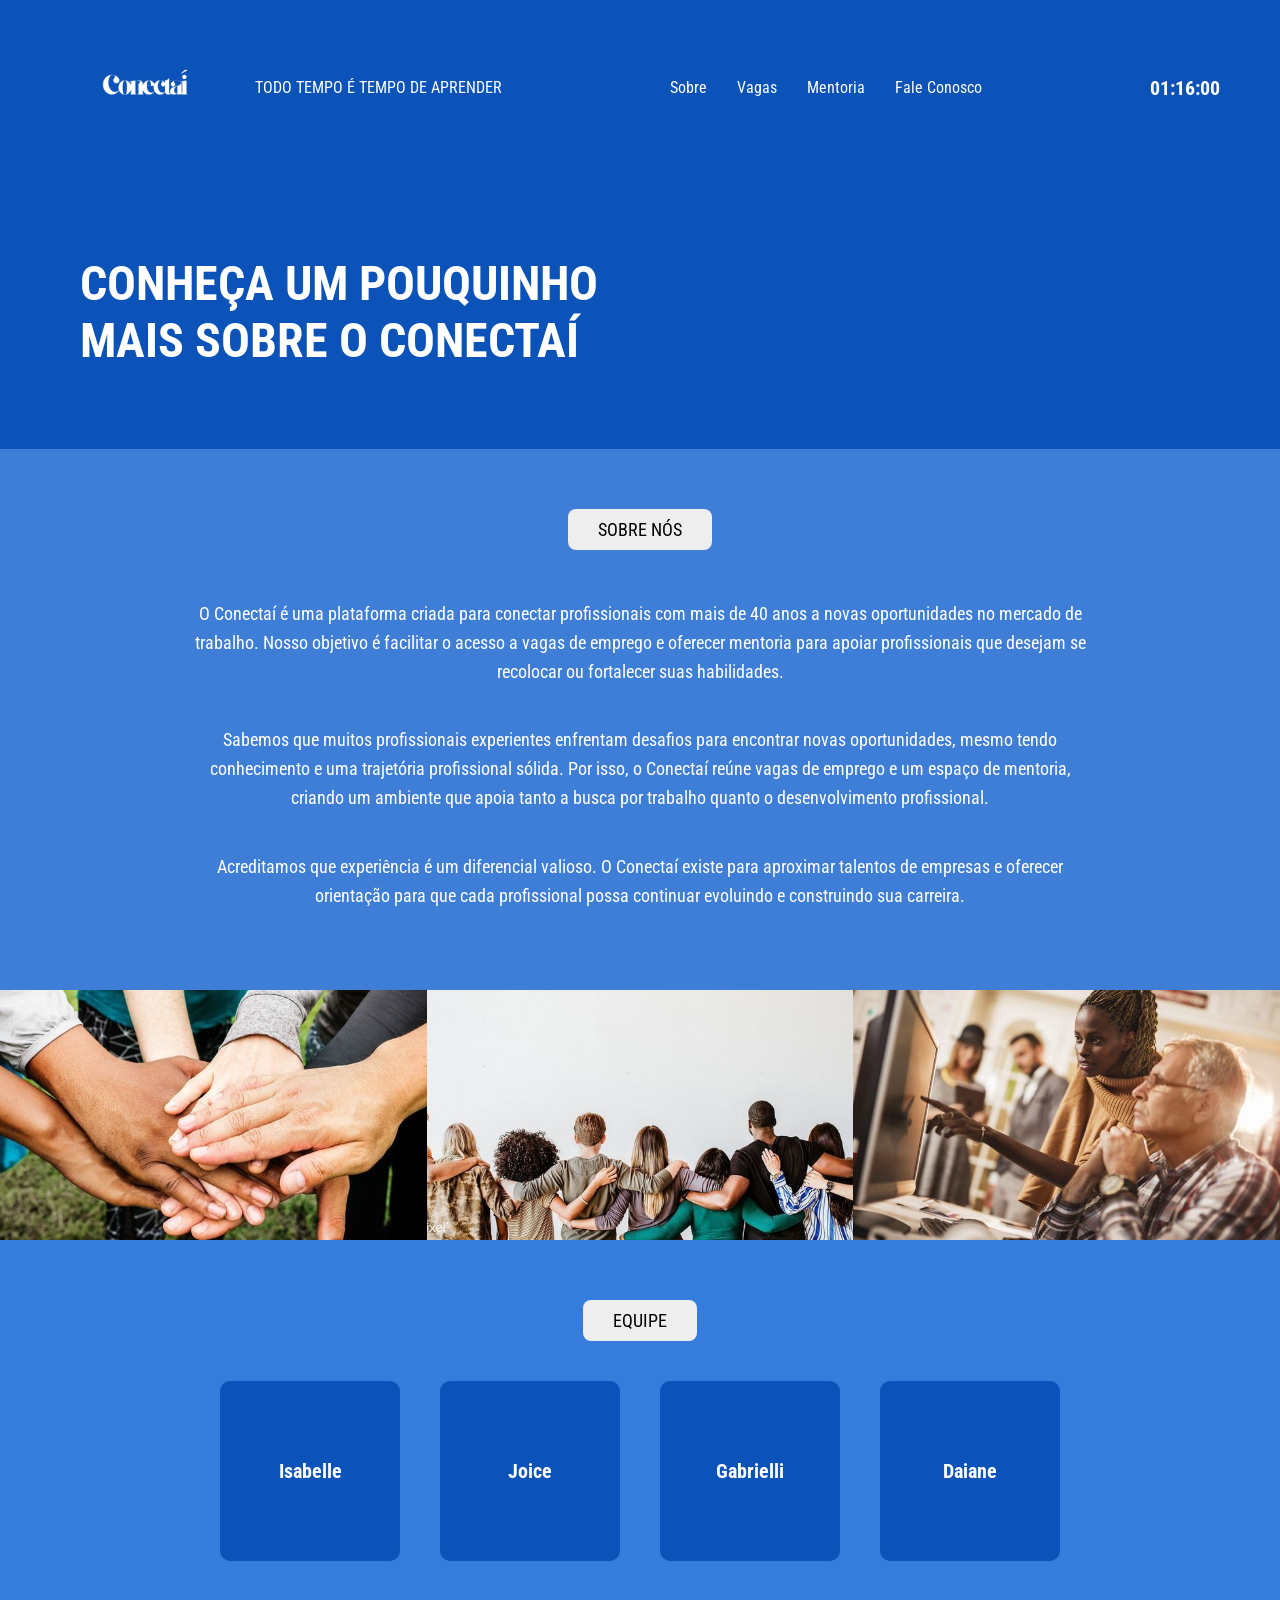
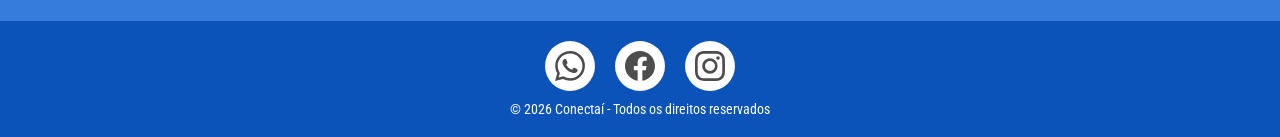
<file: conectai/index.html>
<!DOCTYPE html>
<html lang="pt-br">

<head>
<meta charset="UTF-8">
<meta name="viewport" content="width=device-width, initial-scale=1.0">

<title>Conectaí</title>

<link href="https://fonts.googleapis.com/css2?family=Roboto+Condensed:wght@400;700&display=swap" rel="stylesheet">

<link rel="stylesheet" href="style1.css">

</head>

<body>

<header>

<nav class="navbar">

<div class="logo-area">

<img src="assets/Conectaí (2).png" class="logo">

<p class="slogan">
TODO TEMPO É TEMPO DE APRENDER
</p>

</div>

<ul class="menu">

<li><a href="index.html">Sobre</a></li>
<li><a href="vagas.html">Vagas</a></li>
<li><a href="mentoria.html">Mentoria</a></li>
<li><a href="faleConosco.html">Fale Conosco</a></li>

</ul>

<div id="relogio"></div>

</nav>

</header>
 <section class="banner">

<div class="banner-text">

<h1>
CONHEÇA UM POUQUINHO <br>
MAIS SOBRE O CONECTAÍ
</h1>

</div>


</section>



<!-- SOBRE -->

<section id="sobre" class="sobre">

<button class="titulo-sobre">
SOBRE NÓS
</button>

<p>
O Conectaí é uma plataforma criada para conectar profissionais com mais de 40 anos a novas oportunidades no mercado de trabalho. Nosso objetivo é facilitar o acesso a vagas de emprego e oferecer mentoria para apoiar profissionais que desejam se recolocar ou fortalecer suas habilidades.
</p>

<p>
Sabemos que muitos profissionais experientes enfrentam desafios para encontrar novas oportunidades, mesmo tendo conhecimento e uma trajetória profissional sólida. Por isso, o Conectaí reúne vagas de emprego e um espaço de mentoria, criando um ambiente que apoia tanto a busca por trabalho quanto o desenvolvimento profissional.
</p>

<p>
Acreditamos que experiência é um diferencial valioso. O Conectaí existe para aproximar talentos de empresas e oferecer orientação para que cada profissional possa continuar evoluindo e construindo sua carreira.
</p>

</section>

<section class="geracoes">

<img src="assets/geracao1.jpg">
<img src="assets/geracao2.jpg">
<img src="assets/geracao3.jpg">

</section>

<section class="equipe">

<button class="titulo-equipe">
EQUIPE
</button>

<div class="container-items">
  <a href="https://www.linkedin.com/in/isabelle-fernandes-lopes-66a175289/" target="_blank" class="item-card">Isabelle</a>
  <a href="LINK_DA_JOICE" target="_blank" class="item-card">Joice</a>
  <a href="LINK_DA_GABRIELLI" target="_blank" class="item-card">Gabrielli</a>
  <a href="LINK_DA_DAIANE" target="_blank" class="item-card">Daiane</a>
</div>
</div>

</section>


<footer>

<ul class="example-2">
  <li class="icon-content">
    <a
      data-social="whatsapp"
      aria-label="Whatsapp"
      href="https://api.whatsapp.com/send?phone=+112067101079&amp;text=Save%20this%20to%20your%20Favorites%20-%20@wilsondesouza"
    >
      <div class="filled"></div>
      <svg
        xml:space="preserve"
        viewBox="0 0 24 24"
        class="bi bi-whatsapp"
        fill="currentColor"
        height="24"
        width="24"
        xmlns="http://www.w3.org/2000/svg"
      >
        <path
          fill="currentColor"
          d="M17.472 14.382c-.297-.149-1.758-.867-2.03-.967-.273-.099-.471-.148-.67.15-.197.297-.767.966-.94 1.164-.173.199-.347.223-.644.075-.297-.15-1.255-.463-2.39-1.475-.883-.788-1.48-1.761-1.653-2.059-.173-.297-.018-.458.13-.606.134-.133.298-.347.446-.52.149-.174.198-.298.298-.497.099-.198.05-.371-.025-.52-.075-.149-.669-1.612-.916-2.207-.242-.579-.487-.5-.669-.51-.173-.008-.371-.01-.57-.01-.198 0-.52.074-.792.372-.272.297-1.04 1.016-1.04 2.479 0 1.462 1.065 2.875 1.213 3.074.149.198 2.096 3.2 5.077 4.487.709.306 1.262.489 1.694.625.712.227 1.36.195 1.871.118.571-.085 1.758-.719 2.006-1.413.248-.694.248-1.289.173-1.413-.074-.124-.272-.198-.57-.347m-5.421 7.403h-.004a9.87 9.87 0 01-5.031-1.378l-.361-.214-3.741.982.998-3.648-.235-.374a9.86 9.86 0 01-1.51-5.26c.001-5.45 4.436-9.884 9.888-9.884 2.64 0 5.122 1.03 6.988 2.898a9.825 9.825 0 012.893 6.994c-.003 5.45-4.437 9.884-9.885 9.884m8.413-18.297A11.815 11.815 0 0012.05 0C5.495 0 .16 5.335.157 11.892c0 2.096.547 4.142 1.588 5.945L.057 24l6.305-1.654a11.882 11.882 0 005.683 1.448h.005c6.554 0 11.89-5.335 11.893-11.893a11.821 11.821 0 00-3.48-8.413Z"
        ></path>
      </svg>
    </a>
    <div class="tooltip">Whatsapp</div>
  </li>
  <li class="icon-content">
    <a
      data-social="facebook"
      aria-label="Facebook"
      href="https://www.facebook.com/"
    >
      <div class="filled"></div>
      <svg
        xml:space="preserve"
        viewBox="0 0 24 24"
        class="bi bi-facbook"
        fill="currentColor"
        height="24"
        width="24"
        xmlns="http://www.w3.org/2000/svg"
      >
        <path
          fill="currentColor"
          d="M23.9981 11.9991C23.9981 5.37216 18.626 0 11.9991 0C5.37216 0 0 5.37216 0 11.9991C0 17.9882 4.38789 22.9522 10.1242 23.8524V15.4676H7.07758V11.9991H10.1242V9.35553C10.1242 6.34826 11.9156 4.68714 14.6564 4.68714C15.9692 4.68714 17.3424 4.92149 17.3424 4.92149V7.87439H15.8294C14.3388 7.87439 13.8739 8.79933 13.8739 9.74824V11.9991H17.2018L16.6698 15.4676H13.8739V23.8524C19.6103 22.9522 23.9981 17.9882 23.9981 11.9991Z"
        ></path>
      </svg>
    </a>
    <div class="tooltip">Facebook</div>
  </li>
  <li class="icon-content">
    <a
      data-social="instagram"
      aria-label="Instagram"
      href="https://www.instagram.com/"
    >
      <div class="filled"></div>
      <svg
        xml:space="preserve"
        viewBox="0 0 16 16"
        class="bi bi-instagram"
        fill="currentColor"
        height="16"
        width="16"
        xmlns="http://www.w3.org/2000/svg"
      >
        <path
          fill="currentColor"
          d="M8 0C5.829 0 5.556.01 4.703.048 3.85.088 3.269.222 2.76.42a3.9 3.9 0 0 0-1.417.923A3.9 3.9 0 0 0 .42 2.76C.222 3.268.087 3.85.048 4.7.01 5.555 0 5.827 0 8.001c0 2.172.01 2.444.048 3.297.04.852.174 1.433.372 1.942.205.526.478.972.923 1.417.444.445.89.719 1.416.923.51.198 1.09.333 1.942.372C5.555 15.99 5.827 16 8 16s2.444-.01 3.298-.048c.851-.04 1.434-.174 1.943-.372a3.9 3.9 0 0 0 1.416-.923c.445-.445.718-.891.923-1.417.197-.509.332-1.09.372-1.942C15.99 10.445 16 10.173 16 8s-.01-2.445-.048-3.299c-.04-.851-.175-1.433-.372-1.941a3.9 3.9 0 0 0-.923-1.417A3.9 3.9 0 0 0 13.24.42c-.51-.198-1.092-.333-1.943-.372C10.443.01 10.172 0 7.998 0zm-.717 1.442h.718c2.136 0 2.389.007 3.232.046.78.035 1.204.166 1.486.275.373.145.64.319.92.599s.453.546.598.92c.11.281.24.705.275 1.485.039.843.047 1.096.047 3.231s-.008 2.389-.047 3.232c-.035.78-.166 1.203-.275 1.485a2.5 2.5 0 0 1-.599.919c-.28.28-.546.453-.92.598-.28.11-.704.24-1.485.276-.843.038-1.096.047-3.232.047s-2.39-.009-3.233-.047c-.78-.036-1.203-.166-1.485-.276a2.5 2.5 0 0 1-.92-.598 2.5 2.5 0 0 1-.6-.92c-.109-.281-.24-.705-.275-1.485-.038-.843-.046-1.096-.046-3.233s.008-2.388.046-3.231c.036-.78.166-1.204.276-1.486.145-.373.319-.64.599-.92s.546-.453.92-.598c.282-.11.705-.24 1.485-.276.738-.034 1.024-.044 2.515-.045zm4.988 1.328a.96.96 0 1 0 0 1.92.96.96 0 0 0 0-1.92m-4.27 1.122a4.109 4.109 0 1 0 0 8.217 4.109 4.109 0 0 0 0-8.217m0 1.441a2.667 2.667 0 1 1 0 5.334 2.667 2.667 0 0 1 0-5.334"
        ></path>
      </svg>
    </a>
    <div class="tooltip">Instagram</div>
  </li>
</ul>

<p class="copyright">
© 2026 Conectaí - Todos os direitos reservados
</p>

</footer>

</body>
</html>

<script>
function atualizarRelogio() {
  const agora = new Date();

  let horas = agora.getHours();
  let minutos = agora.getMinutes();
  let segundos = agora.getSeconds();

  horas = horas < 10 ? "0" + horas : horas;
  minutos = minutos < 10 ? "0" + minutos : minutos;
  segundos = segundos < 10 ? "0" + segundos : segundos;

  document.getElementById("relogio").innerText =
    `${horas}:${minutos}:${segundos}`;
}

setInterval(atualizarRelogio, 1000);
atualizarRelogio();
</script>
</file>
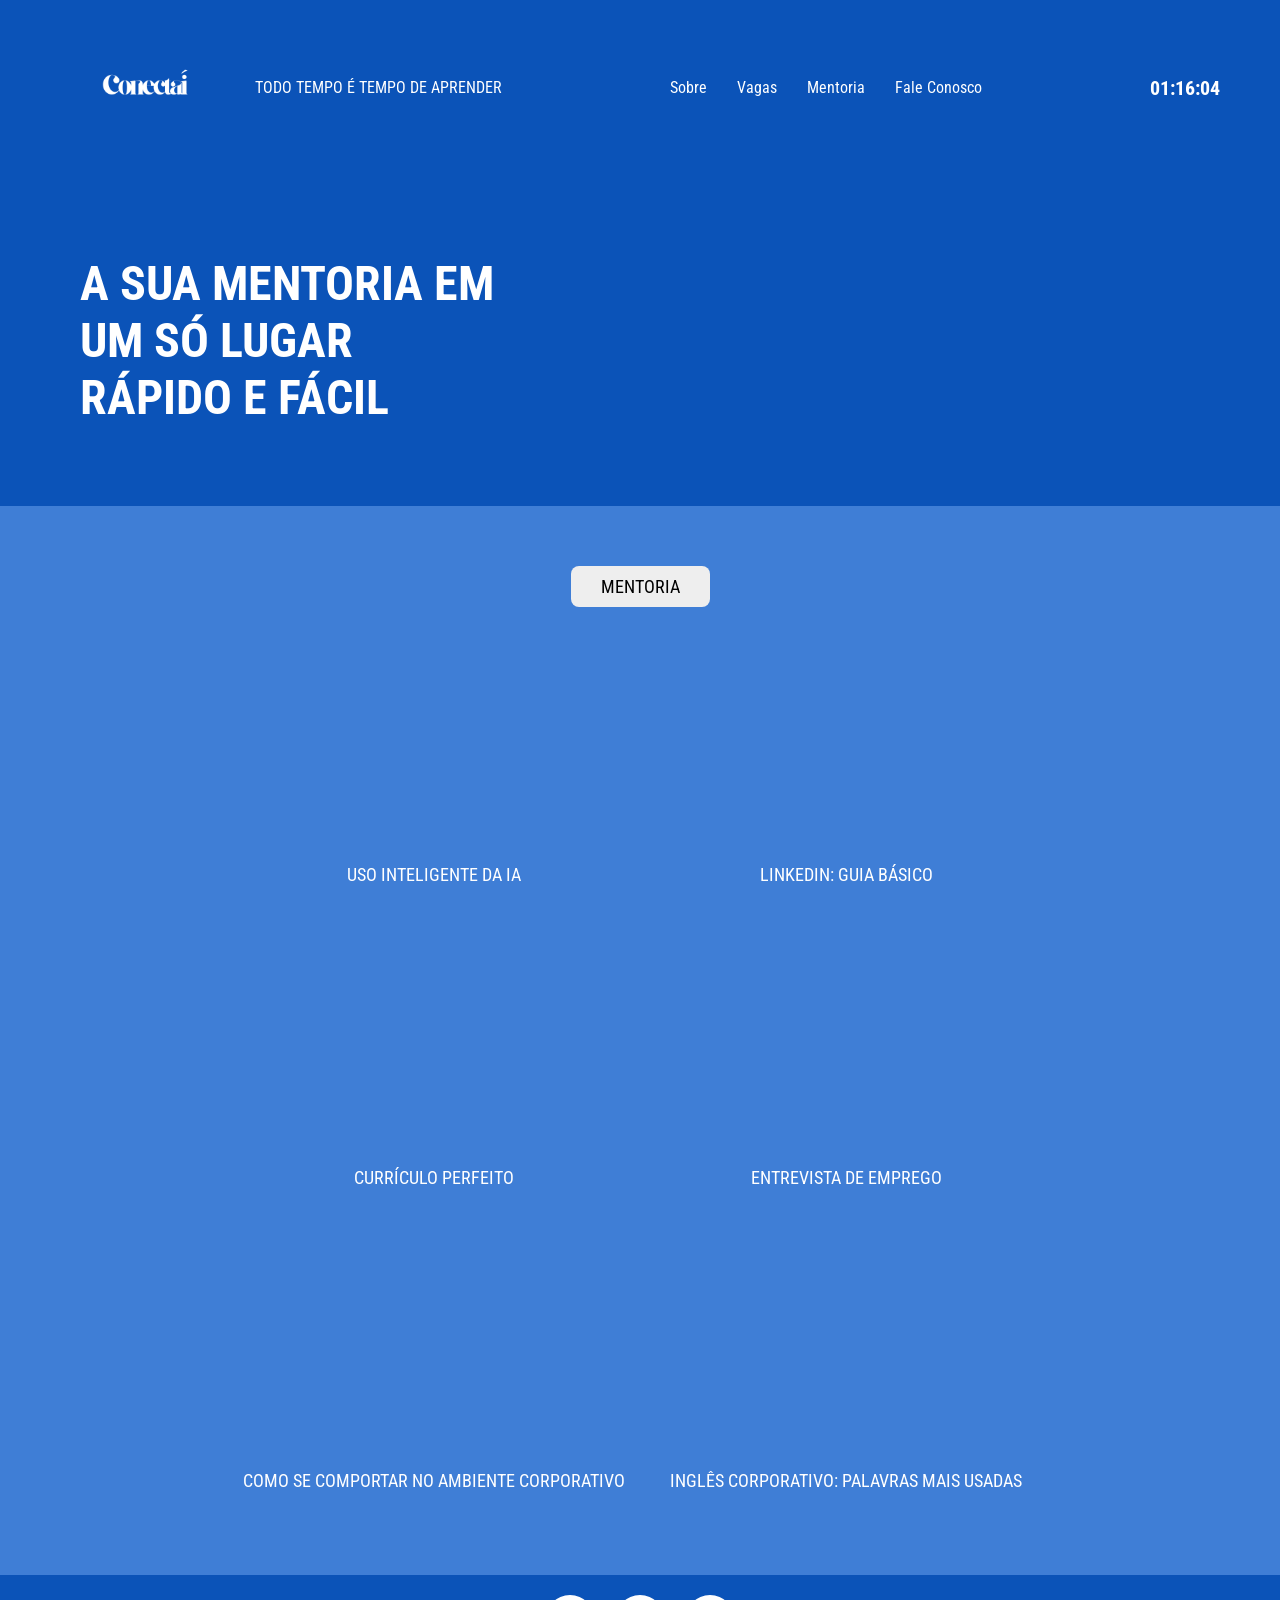
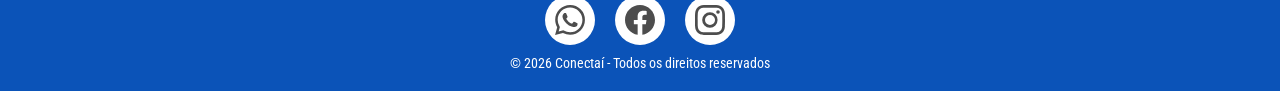
<file: conectai/mentoria.html>
<!DOCTYPE html>
<html lang="pt-br">

<head>
<meta charset="UTF-8">
<meta name="viewport" content="width=device-width, initial-scale=1.0">

<title>Mentoria</title>

<link href="https://fonts.googleapis.com/css2?family=Roboto+Condensed:wght@400;700&display=swap" rel="stylesheet">

<link rel="stylesheet" href="style1.css">

</head>

<body>

<header>

<nav class="navbar">

<div class="logo-area">

<img src="assets/Conectaí (2).png" class="logo">

<p class="slogan">
TODO TEMPO É TEMPO DE APRENDER
</p>

</div>

<ul class="menu">

<li><a href="index.html">Sobre</a></li>
<li><a href="vagas.html">Vagas</a></li>
<li><a href="mentoria.html">Mentoria</a></li>
<li><a href="faleConosco.html">Fale Conosco</a></li>

</ul>

<div id="relogio"></div>

</nav>

</header>

<!--BANNER-->

 <section class="banner">

<div class="banner-text">

<h1>
A SUA MENTORIA EM <br>
UM SÓ LUGAR <br>
RÁPIDO E FÁCIL
</h1>

</div>

</div>

</section>

<!-- CONTEÚDO -->

<section class="sobre">

<button class="titulo-sobre">
MENTORIA
</button>

<div class="grid-mentoria">

  <div class="item-mentoria">
    <iframe src="https://www.youtube.com/embed/byTu2dzxLFc" allowfullscreen></iframe>
    <p>USO INTELIGENTE DA IA</p>
  </div>

  <div class="item-mentoria">
    <iframe src="https://www.youtube.com/embed/ofXdfdcLLjc" allowfullscreen></iframe>
    <p>LINKEDIN: GUIA BÁSICO</p>
  </div>

  <div class="item-mentoria">
    <iframe src="https://www.youtube.com/embed/y279jGn4jdQ" allowfullscreen></iframe>
    <p>CURRÍCULO PERFEITO</p>
  </div>

  <div class="item-mentoria">
    <iframe src="https://www.youtube.com/embed/YxmGKWf7RqU" allowfullscreen></iframe>
    <p>ENTREVISTA DE EMPREGO</p>
  </div>

  <div class="item-mentoria">
  <iframe src="https://www.youtube.com/embed/_RsMoc5s93Y?si=E6atDwy62a8vwb7e""
frameborder="0"allowfullscreen></iframe>
  <p>COMO SE COMPORTAR NO AMBIENTE CORPORATIVO</p>
</div>

<div class="item-mentoria">
  <iframe src="https://www.youtube.com/embed/vFtSe2jJurk?si=SHoHa3SdAi4cwYMb" allowfullscreen></iframe>
  <p>INGLÊS CORPORATIVO: PALAVRAS MAIS USADAS</p>
</div>

</div>

</section>

<footer>

<ul class="example-2">
  <li class="icon-content">
    <a
      data-social="whatsapp"
      aria-label="Whatsapp"
      href="https://api.whatsapp.com/send?phone=+112067101079&amp;text=Save%20this%20to%20your%20Favorites%20-%20@wilsondesouza"
    >
      <div class="filled"></div>
      <svg
        xml:space="preserve"
        viewBox="0 0 24 24"
        class="bi bi-whatsapp"
        fill="currentColor"
        height="24"
        width="24"
        xmlns="http://www.w3.org/2000/svg"
      >
        <path
          fill="currentColor"
          d="M17.472 14.382c-.297-.149-1.758-.867-2.03-.967-.273-.099-.471-.148-.67.15-.197.297-.767.966-.94 1.164-.173.199-.347.223-.644.075-.297-.15-1.255-.463-2.39-1.475-.883-.788-1.48-1.761-1.653-2.059-.173-.297-.018-.458.13-.606.134-.133.298-.347.446-.52.149-.174.198-.298.298-.497.099-.198.05-.371-.025-.52-.075-.149-.669-1.612-.916-2.207-.242-.579-.487-.5-.669-.51-.173-.008-.371-.01-.57-.01-.198 0-.52.074-.792.372-.272.297-1.04 1.016-1.04 2.479 0 1.462 1.065 2.875 1.213 3.074.149.198 2.096 3.2 5.077 4.487.709.306 1.262.489 1.694.625.712.227 1.36.195 1.871.118.571-.085 1.758-.719 2.006-1.413.248-.694.248-1.289.173-1.413-.074-.124-.272-.198-.57-.347m-5.421 7.403h-.004a9.87 9.87 0 01-5.031-1.378l-.361-.214-3.741.982.998-3.648-.235-.374a9.86 9.86 0 01-1.51-5.26c.001-5.45 4.436-9.884 9.888-9.884 2.64 0 5.122 1.03 6.988 2.898a9.825 9.825 0 012.893 6.994c-.003 5.45-4.437 9.884-9.885 9.884m8.413-18.297A11.815 11.815 0 0012.05 0C5.495 0 .16 5.335.157 11.892c0 2.096.547 4.142 1.588 5.945L.057 24l6.305-1.654a11.882 11.882 0 005.683 1.448h.005c6.554 0 11.89-5.335 11.893-11.893a11.821 11.821 0 00-3.48-8.413Z"
        ></path>
      </svg>
    </a>
    <div class="tooltip">Whatsapp</div>
  </li>
  <li class="icon-content">
    <a
      data-social="facebook"
      aria-label="Facebook"
      href="https://www.facebook.com/"
    >
      <div class="filled"></div>
      <svg
        xml:space="preserve"
        viewBox="0 0 24 24"
        class="bi bi-facbook"
        fill="currentColor"
        height="24"
        width="24"
        xmlns="http://www.w3.org/2000/svg"
      >
        <path
          fill="currentColor"
          d="M23.9981 11.9991C23.9981 5.37216 18.626 0 11.9991 0C5.37216 0 0 5.37216 0 11.9991C0 17.9882 4.38789 22.9522 10.1242 23.8524V15.4676H7.07758V11.9991H10.1242V9.35553C10.1242 6.34826 11.9156 4.68714 14.6564 4.68714C15.9692 4.68714 17.3424 4.92149 17.3424 4.92149V7.87439H15.8294C14.3388 7.87439 13.8739 8.79933 13.8739 9.74824V11.9991H17.2018L16.6698 15.4676H13.8739V23.8524C19.6103 22.9522 23.9981 17.9882 23.9981 11.9991Z"
        ></path>
      </svg>
    </a>
    <div class="tooltip">Facebook</div>
  </li>
  <li class="icon-content">
    <a
      data-social="instagram"
      aria-label="Instagram"
      href="https://www.instagram.com/"
    >
      <div class="filled"></div>
      <svg
        xml:space="preserve"
        viewBox="0 0 16 16"
        class="bi bi-instagram"
        fill="currentColor"
        height="16"
        width="16"
        xmlns="http://www.w3.org/2000/svg"
      >
        <path
          fill="currentColor"
          d="M8 0C5.829 0 5.556.01 4.703.048 3.85.088 3.269.222 2.76.42a3.9 3.9 0 0 0-1.417.923A3.9 3.9 0 0 0 .42 2.76C.222 3.268.087 3.85.048 4.7.01 5.555 0 5.827 0 8.001c0 2.172.01 2.444.048 3.297.04.852.174 1.433.372 1.942.205.526.478.972.923 1.417.444.445.89.719 1.416.923.51.198 1.09.333 1.942.372C5.555 15.99 5.827 16 8 16s2.444-.01 3.298-.048c.851-.04 1.434-.174 1.943-.372a3.9 3.9 0 0 0 1.416-.923c.445-.445.718-.891.923-1.417.197-.509.332-1.09.372-1.942C15.99 10.445 16 10.173 16 8s-.01-2.445-.048-3.299c-.04-.851-.175-1.433-.372-1.941a3.9 3.9 0 0 0-.923-1.417A3.9 3.9 0 0 0 13.24.42c-.51-.198-1.092-.333-1.943-.372C10.443.01 10.172 0 7.998 0zm-.717 1.442h.718c2.136 0 2.389.007 3.232.046.78.035 1.204.166 1.486.275.373.145.64.319.92.599s.453.546.598.92c.11.281.24.705.275 1.485.039.843.047 1.096.047 3.231s-.008 2.389-.047 3.232c-.035.78-.166 1.203-.275 1.485a2.5 2.5 0 0 1-.599.919c-.28.28-.546.453-.92.598-.28.11-.704.24-1.485.276-.843.038-1.096.047-3.232.047s-2.39-.009-3.233-.047c-.78-.036-1.203-.166-1.485-.276a2.5 2.5 0 0 1-.92-.598 2.5 2.5 0 0 1-.6-.92c-.109-.281-.24-.705-.275-1.485-.038-.843-.046-1.096-.046-3.233s.008-2.388.046-3.231c.036-.78.166-1.204.276-1.486.145-.373.319-.64.599-.92s.546-.453.92-.598c.282-.11.705-.24 1.485-.276.738-.034 1.024-.044 2.515-.045zm4.988 1.328a.96.96 0 1 0 0 1.92.96.96 0 0 0 0-1.92m-4.27 1.122a4.109 4.109 0 1 0 0 8.217 4.109 4.109 0 0 0 0-8.217m0 1.441a2.667 2.667 0 1 1 0 5.334 2.667 2.667 0 0 1 0-5.334"
        ></path>
      </svg>
    </a>
    <div class="tooltip">Instagram</div>
  </li>
</ul>

<p class="copyright">
© 2026 Conectaí - Todos os direitos reservados
</p>

</footer>

</body>
</html>

<script>
function atualizarRelogio() {
  const agora = new Date();

  let horas = agora.getHours();
  let minutos = agora.getMinutes();
  let segundos = agora.getSeconds();

  horas = horas < 10 ? "0" + horas : horas;
  minutos = minutos < 10 ? "0" + minutos : minutos;
  segundos = segundos < 10 ? "0" + segundos : segundos;

  document.getElementById("relogio").innerText =
    `${horas}:${minutos}:${segundos}`;
}

setInterval(atualizarRelogio, 1000);
atualizarRelogio();
</script>
</file>
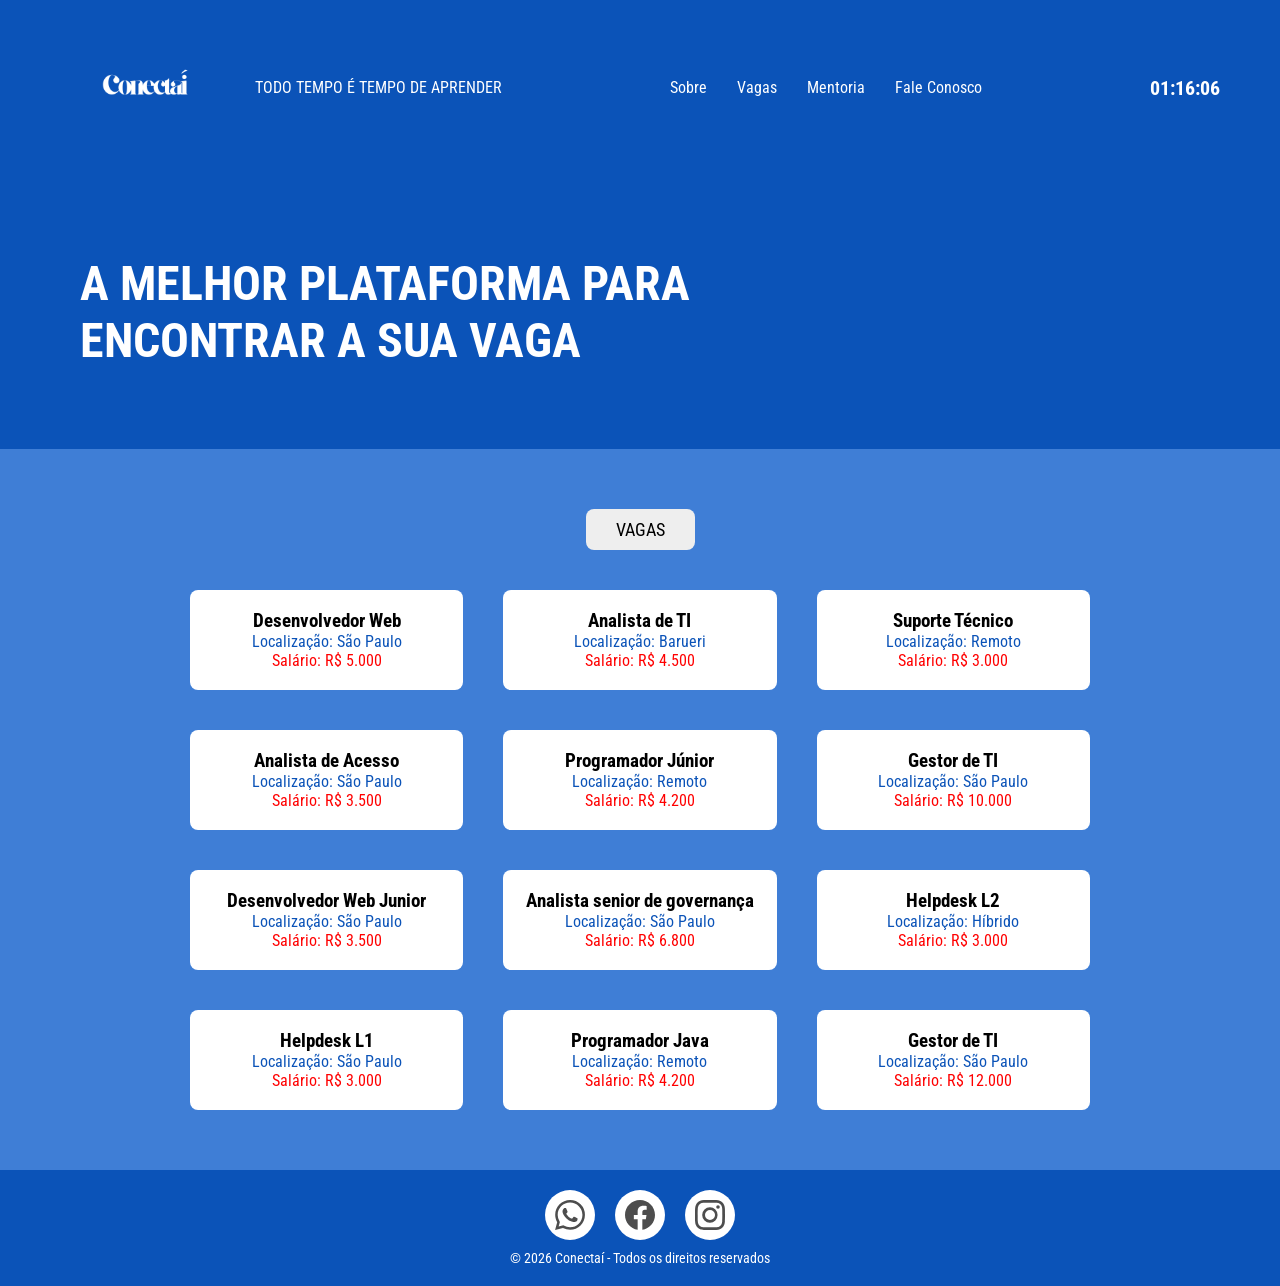
<file: conectai/vagas.html>
<!DOCTYPE html>
<html lang="pt-br">

<head>
<meta charset="UTF-8">
<meta name="viewport" content="width=device-width, initial-scale=1.0">

<title>Conectaí</title>

<link href="https://fonts.googleapis.com/css2?family=Roboto+Condensed:wght@400;700&display=swap" rel="stylesheet">

<link rel="stylesheet" href="style1.css">

</head>

<body>

<header>

<nav class="navbar">

<div class="logo-area">

<img src="assets/Conectaí (2).png" class="logo">

<p class="slogan">
TODO TEMPO É TEMPO DE APRENDER
</p>
</div>

<ul class="menu">

<li><a href="index.html">Sobre</a></li>
<li><a href="vagas.html">Vagas</a></li>
<li><a href="mentoria.html">Mentoria</a></li>
<li><a href="faleConosco.html">Fale Conosco</a></li>

</ul>

<div id="relogio"></div>

</nav>

</header>

<!-- BANNER -->

<section class="banner">

<div class="banner-text">

<h1>
A MELHOR PLATAFORMA PARA <br>
ENCONTRAR A SUA VAGA
</h1>

</div>


</section>


<!-- VAGAS -->

<section id="vagas" class="vagas">

<button class="titulo-vagas">
VAGAS
</button>

<div class="grid-vagas">

<a href="https://www.linkedin.com/jobs/search/?keywords=desenvolvedor%20web" target="_blank">
<div class="card-vaga">
<h3>Desenvolvedor Web</h3>
<p style="color: #0B53B8;">Localização: São Paulo</p>
<p style="color: red;">Salário: R$ 5.000</p>
</div>
</a>

<a href="https://www.linkedin.com/jobs/search/?keywords=analista%20de%20ti" target="_blank">
<div class="card-vaga">
<h3>Analista de TI</h3>
<p style="color: #0B53B8;">Localização: Barueri</p>
<p style="color: red;">Salário: R$ 4.500</p>
</div>
</a>

<a href="https://www.linkedin.com/jobs/search/?keywords=suporte%20tecnico" target="_blank">
<div class="card-vaga">
<h3>Suporte Técnico</h3>
<p style="color: #0B53B8;">Localização: Remoto</p>
<p style="color: red;">Salário: R$ 3.000</p>
</div>
</a>

<a href="https://www.linkedin.com/jobs/search/?keywords=analista%20de%20ti" target="_blank">
<div class="card-vaga">
<h3>Analista de Acesso</h3>
<p style="color: #0B53B8;">Localização: São Paulo</p>
<p style="color: red;">Salário: R$ 3.500</p>
</div>
</a>

<a href="https://www.linkedin.com/jobs/search/?keywords=analista%20de%20ti" target="_blank">
<div class="card-vaga">
<h3>Programador Júnior</h3>
<p style="color: #0B53B8;">Localização: Remoto</p>
<p style="color: red;">Salário: R$ 4.200</p>
</div>
</a>

<a href="https://www.linkedin.com/jobs/search/?keywords=analista%20de%20ti" target="_blank">
<div class="card-vaga">
<h3>Gestor de TI</h3>
<p style="color: #0B53B8;">Localização: São Paulo</p>
<p style="color: red;">Salário: R$ 10.000</p>
</div>
</a>

<a href="https://www.linkedin.com/jobs/search/?keywords=desenvolvedor%20web" target="_blank">
<div class="card-vaga">
<h3>Desenvolvedor Web Junior</h3>
<p style="color: #0B53B8;">Localização: São Paulo</p>
<p style="color: red;">Salário: R$ 3.500</p>
</div>
</a>

<a href="https://www.linkedin.com/jobs/search/?keywords=analista%20de%20ti" target="_blank">
<div class="card-vaga">
<h3>Analista senior de governança</h3>
<p style="color: #0B53B8;">Localização: São Paulo</p>
<p style="color: red;">Salário: R$ 6.800</p>
</div>
</a>

<a href="https://www.linkedin.com/jobs/search/?keywords=suporte%20tecnico" target="_blank">
<div class="card-vaga">
<h3>Helpdesk L2</h3>
<p style="color: #0B53B8;">Localização: Híbrido</p>
<p style="color: red;">Salário: R$ 3.000</p>
</div>
</a>

<a href="https://www.linkedin.com/jobs/search/?keywords=analista%20de%20ti" target="_blank">
<div class="card-vaga">
<h3>Helpdesk L1</h3>
<p style="color: #0B53B8;">Localização: São Paulo</p>
<p style="color: red;">Salário: R$ 3.000</p>
</div>
</a>

<a href="https://www.linkedin.com/jobs/search/?keywords=analista%20de%20ti" target="_blank">
<div class="card-vaga">
<h3>Programador Java</h3>
<p style="color: #0B53B8;">Localização: Remoto</p>
<p style="color: red;">Salário: R$ 4.200</p>
</div>
</a>

<a href="https://www.linkedin.com/jobs/search/?keywords=analista%20de%20ti" target="_blank">
<div class="card-vaga">
<h3>Gestor de TI</h3>
<p style="color: #0B53B8;">Localização: São Paulo</p>
<p style="color: red;">Salário: R$ 12.000</p>
</div>
</a>

</div>

</section>


<footer>

<ul class="example-2">
  <li class="icon-content">
    <a
      data-social="whatsapp"
      aria-label="Whatsapp"
      href="https://api.whatsapp.com/send?phone=+112067101079&amp;text=Save%20this%20to%20your%20Favorites%20-%20@wilsondesouza"
    >
      <div class="filled"></div>
      <svg
        xml:space="preserve"
        viewBox="0 0 24 24"
        class="bi bi-whatsapp"
        fill="currentColor"
        height="24"
        width="24"
        xmlns="http://www.w3.org/2000/svg"
      >
        <path
          fill="currentColor"
          d="M17.472 14.382c-.297-.149-1.758-.867-2.03-.967-.273-.099-.471-.148-.67.15-.197.297-.767.966-.94 1.164-.173.199-.347.223-.644.075-.297-.15-1.255-.463-2.39-1.475-.883-.788-1.48-1.761-1.653-2.059-.173-.297-.018-.458.13-.606.134-.133.298-.347.446-.52.149-.174.198-.298.298-.497.099-.198.05-.371-.025-.52-.075-.149-.669-1.612-.916-2.207-.242-.579-.487-.5-.669-.51-.173-.008-.371-.01-.57-.01-.198 0-.52.074-.792.372-.272.297-1.04 1.016-1.04 2.479 0 1.462 1.065 2.875 1.213 3.074.149.198 2.096 3.2 5.077 4.487.709.306 1.262.489 1.694.625.712.227 1.36.195 1.871.118.571-.085 1.758-.719 2.006-1.413.248-.694.248-1.289.173-1.413-.074-.124-.272-.198-.57-.347m-5.421 7.403h-.004a9.87 9.87 0 01-5.031-1.378l-.361-.214-3.741.982.998-3.648-.235-.374a9.86 9.86 0 01-1.51-5.26c.001-5.45 4.436-9.884 9.888-9.884 2.64 0 5.122 1.03 6.988 2.898a9.825 9.825 0 012.893 6.994c-.003 5.45-4.437 9.884-9.885 9.884m8.413-18.297A11.815 11.815 0 0012.05 0C5.495 0 .16 5.335.157 11.892c0 2.096.547 4.142 1.588 5.945L.057 24l6.305-1.654a11.882 11.882 0 005.683 1.448h.005c6.554 0 11.89-5.335 11.893-11.893a11.821 11.821 0 00-3.48-8.413Z"
        ></path>
      </svg>
    </a>
    <div class="tooltip">Whatsapp</div>
  </li>
  <li class="icon-content">
    <a
      data-social="facebook"
      aria-label="Facebook"
      href="https://www.facebook.com/"
    >
      <div class="filled"></div>
      <svg
        xml:space="preserve"
        viewBox="0 0 24 24"
        class="bi bi-facbook"
        fill="currentColor"
        height="24"
        width="24"
        xmlns="http://www.w3.org/2000/svg"
      >
        <path
          fill="currentColor"
          d="M23.9981 11.9991C23.9981 5.37216 18.626 0 11.9991 0C5.37216 0 0 5.37216 0 11.9991C0 17.9882 4.38789 22.9522 10.1242 23.8524V15.4676H7.07758V11.9991H10.1242V9.35553C10.1242 6.34826 11.9156 4.68714 14.6564 4.68714C15.9692 4.68714 17.3424 4.92149 17.3424 4.92149V7.87439H15.8294C14.3388 7.87439 13.8739 8.79933 13.8739 9.74824V11.9991H17.2018L16.6698 15.4676H13.8739V23.8524C19.6103 22.9522 23.9981 17.9882 23.9981 11.9991Z"
        ></path>
      </svg>
    </a>
    <div class="tooltip">Facebook</div>
  </li>
  <li class="icon-content">
    <a
      data-social="instagram"
      aria-label="Instagram"
      href="https://www.instagram.com/"
    >
      <div class="filled"></div>
      <svg
        xml:space="preserve"
        viewBox="0 0 16 16"
        class="bi bi-instagram"
        fill="currentColor"
        height="16"
        width="16"
        xmlns="http://www.w3.org/2000/svg"
      >
        <path
          fill="currentColor"
          d="M8 0C5.829 0 5.556.01 4.703.048 3.85.088 3.269.222 2.76.42a3.9 3.9 0 0 0-1.417.923A3.9 3.9 0 0 0 .42 2.76C.222 3.268.087 3.85.048 4.7.01 5.555 0 5.827 0 8.001c0 2.172.01 2.444.048 3.297.04.852.174 1.433.372 1.942.205.526.478.972.923 1.417.444.445.89.719 1.416.923.51.198 1.09.333 1.942.372C5.555 15.99 5.827 16 8 16s2.444-.01 3.298-.048c.851-.04 1.434-.174 1.943-.372a3.9 3.9 0 0 0 1.416-.923c.445-.445.718-.891.923-1.417.197-.509.332-1.09.372-1.942C15.99 10.445 16 10.173 16 8s-.01-2.445-.048-3.299c-.04-.851-.175-1.433-.372-1.941a3.9 3.9 0 0 0-.923-1.417A3.9 3.9 0 0 0 13.24.42c-.51-.198-1.092-.333-1.943-.372C10.443.01 10.172 0 7.998 0zm-.717 1.442h.718c2.136 0 2.389.007 3.232.046.78.035 1.204.166 1.486.275.373.145.64.319.92.599s.453.546.598.92c.11.281.24.705.275 1.485.039.843.047 1.096.047 3.231s-.008 2.389-.047 3.232c-.035.78-.166 1.203-.275 1.485a2.5 2.5 0 0 1-.599.919c-.28.28-.546.453-.92.598-.28.11-.704.24-1.485.276-.843.038-1.096.047-3.232.047s-2.39-.009-3.233-.047c-.78-.036-1.203-.166-1.485-.276a2.5 2.5 0 0 1-.92-.598 2.5 2.5 0 0 1-.6-.92c-.109-.281-.24-.705-.275-1.485-.038-.843-.046-1.096-.046-3.233s.008-2.388.046-3.231c.036-.78.166-1.204.276-1.486.145-.373.319-.64.599-.92s.546-.453.92-.598c.282-.11.705-.24 1.485-.276.738-.034 1.024-.044 2.515-.045zm4.988 1.328a.96.96 0 1 0 0 1.92.96.96 0 0 0 0-1.92m-4.27 1.122a4.109 4.109 0 1 0 0 8.217 4.109 4.109 0 0 0 0-8.217m0 1.441a2.667 2.667 0 1 1 0 5.334 2.667 2.667 0 0 1 0-5.334"
        ></path>
      </svg>
    </a>
    <div class="tooltip">Instagram</div>
  </li>
</ul>

<p class="copyright">
© 2026 Conectaí - Todos os direitos reservados
</p>

</footer>

</body>
</html>

<script>
function atualizarRelogio() {
  const agora = new Date();

  let horas = agora.getHours();
  let minutos = agora.getMinutes();
  let segundos = agora.getSeconds();

  horas = horas < 10 ? "0" + horas : horas;
  minutos = minutos < 10 ? "0" + minutos : minutos;
  segundos = segundos < 10 ? "0" + segundos : segundos;

  document.getElementById("relogio").innerText =
    `${horas}:${minutos}:${segundos}`;
}

setInterval(atualizarRelogio, 1000);
atualizarRelogio();
</script>
</file>
<file: conectai/style1.css>
*{
margin:0;
padding:0;
box-sizing:border-box;
font-family:"Roboto Condensed", sans-serif;
}

/* NAVBAR */

.navbar{
width:100%;
height:175px;
background:#0B53B8;
display:flex;
align-items:center;
justify-content:space-between;
padding:0 60px;
color:white;
}

.logo{
width: 175px;
height: 175px;
}

.logo-area{
display:flex;
align-items:center;
gap:20px;
}

.menu{
display:flex;
gap:30px;
list-style:none;
}

.menu a{
color:white;
text-decoration:none;
}

/* RELÓGIO */
#relogio{
font-size:20px;
font-weight:bold;
}

/* BANNER */

.banner{
background:#0B53B8;
display:flex;
justify-content:space-between;
align-items:center;
padding:80px;
color:white;
}

.banner h1{
font-size:48px;
font-weight:700;
}

/* VAGAS */

.vagas{
background:#3f7ed6;
padding:60px;
text-align:center;

}

.titulo-vagas{
background:#eee;
font-size: large;
border:none;
padding:10px 30px;
border-radius:8px;
margin-bottom:40px;
}

.grid-vagas{
display:grid;
grid-template-columns:repeat(3,1fr);
gap:40px;
max-width:900px;
margin:auto;

}

.card-vaga{
background:white;
border-radius:8px;
padding:20px;
transition:0.3s;
cursor:pointer;
}

.card-vaga:hover{
transform:scale(1.05);
background:#f0c505;
}

.grid-vagas a{
text-decoration:none;
color:inherit;
}

/* SOBRE */

.sobre{
background:#3f7ed6;
padding:60px;
color:white;
text-align:center;
display:flex;
flex-direction:column;
align-items:center;
justify-content:center;
}

.titulo-sobre{
background:#eee;
font-size: large;
border:none;
padding:10px 30px;
border-radius:8px;
margin-bottom:30px;
}

.sobre p{
max-width:900px;
font-size: large;
margin:20px auto;
line-height:1.6;
}

.geracoes{
display:flex;
width:100%;
}

.geracoes img{
width:33.33%;
height:250px;
object-fit:cover;
}

.titulo-equipe{
background:#eee;
font-size:large;
border:none;
padding:10px 30px;
border-radius:8px;
margin-bottom:40px;
}

.equipe{
background:#367CDD;
padding:60px;
display:flex;
flex-direction:column;
align-items:center;
justify-content:center;
text-align:center;
}

/* container */

.container-items{
display:flex;
gap:40px;
}

/* quadrados */

.item-card{
width:180px;
height:180px;
background:#0B53B8;
color:white;
font-size:20px;
font-weight:bold;
border:none;
border-radius:10px;
cursor:pointer;
display:flex;
align-items:center;
justify-content:center;
transition:0.3s;
text-decoration:none;
}

/* efeito ao passar o mouse */

.item-card:hover{
transform:scale(1.1);
color:#f0c505;
}

/* FOOTER */

footer{
background:#0B53B8;
padding:20px;
display:flex;
flex-direction:column;
align-items:center;
color:white;
}

.copyright{
margin-top:10px;
font-size:14px;
}

.example-2 {
list-style: none;
display: flex;
justify-content: center;
align-items: center;
padding: 0;
margin: 0;
}

.example-2 .icon-content {
margin: 0 10px;
position: relative;
}

.example-2 .icon-content .tooltip {
position: absolute;
top: -30px;
left: 50%;
transform: translateX(-50%);
color: #fff;
padding: 6px 10px;
border-radius: 5px;
opacity: 0;
visibility: hidden;
font-size: 14px;
transition: all 0.3s ease;
}

.example-2 .icon-content:hover .tooltip {
opacity: 1;
visibility: visible;
top: -50px;
}

.example-2 .icon-content a {
position: relative;
overflow: hidden;
display: flex;
justify-content: center;
align-items: center;
width: 50px;
height: 50px;
border-radius: 50%;
color: #4d4d4d;
background-color: #fff;
transition: all 0.3s ease-in-out;
}

.example-2 .icon-content a:hover {
box-shadow: 3px 2px 45px 0px rgb(0 0 0 / 12%);
}

.example-2 .icon-content a svg {
position: relative;
z-index: 1;
width: 30px;
height: 30px;
}

.example-2 .icon-content a:hover {
color: white;
}

.example-2 .icon-content a .filled {
position: absolute;
top: auto;
bottom: 0;
left: 0;
width: 100%;
height: 0;
background-color: #000;
transition: all 0.3s ease-in-out;
}

.example-2 .icon-content a:hover .filled {
height: 100%;
}

.example-2 .icon-content a[data-social="whatsapp"] .filled,
.example-2 .icon-content a[data-social="whatsapp"] ~ .tooltip {
background-color: #128c7e;
}

.example-2 .icon-content a[data-social="facebook"] .filled,
.example-2 .icon-content a[data-social="facebook"] ~ .tooltip {
background-color: #3b5998;
}

.example-2 .icon-content a[data-social="instagram"] .filled,
.example-2 .icon-content a[data-social="instagram"] ~ .tooltip {
background: linear-gradient(
45deg,
#405de6,
#5b51db,
#b33ab4,
#c135b4,
#e1306c,
#fd1f1f
);
}

/* MENTORIA */

/* GRID PARA VÍDEOS (SEM ALTERAR RESTO DO DESIGN) */

.grid-mentoria{
display: grid;
grid-template-columns: repeat(2, 1fr); /* 2 por linha */
gap: 30px;
max-width: 800px;
margin: 0 auto;
}

/* AJUSTE DOS ITENS */

.item-mentoria{
flex-direction: column; /* antes era lado a lado */
align-items: center;
text-align: center;
max-width: none;
}

/* VÍDEO MAIOR 🔥 */

.item-mentoria iframe{
width: 100%;
height: 200px; /* aumentei aqui */
border-radius: 8px;
border: none;
transition: 0.4s;
}




.item-mentoria:hover iframe{
transform: scale(1.05);
filter: brightness(0.8);
}

/* FORMULÁRIO */

.contato{
display: flex;
justify-content: center;
margin-top: 40px;
}

.form-box{
background: #1e56a0;
padding: 40px;
border-radius: 6px;
color: white;
width: 700px;
}

form{
display: flex;
flex-direction: column;
gap: 10px;
}

input, textarea{
padding: 8px;
border-radius: 3px;
border: none;
}

.btn-enviar{
background: #0B53B8;
color: white;
border: none;
padding: 10px;
border-radius: 10px;
cursor: pointer;
margin-top: 20px;
font-weight: bold;
}

.btn-enviar:hover{
background: #d9d9d9;
}

/* ALTERAÇÃO: organiza cada linha do formulário */
.form-group {
  display: flex;
  align-items: center;
  gap: 10px;
  margin-bottom: 15px;
}

/* ALTERAÇÃO: largura fixa pros textos */
.form-group label {
  width: 120px;
  font-weight: bold;
  color: white;
}

/* ALTERAÇÃO: input ocupa o resto */
.form-group input,
.form-group textarea {
  flex: 1;
  padding: 12px;
  border-radius: 5px;
  border: none;
  font-size: 16px;
}

.form-group textarea {
  height: 100px;
}

.popup {
  display: none;
  position: fixed;
  top: 0;
  left: 0;
  width: 100%;
  height: 100%;
  background: rgba(0,0,0,0.6);
  justify-content: center;
  align-items: center;
}

.popup-content {
  background: white;
  padding: 30px;
  border-radius: 10px;
  text-align: center;
}

/* style1.css */
.popup {
  display: none;       /* inicia escondido */
  position: fixed;
  top: 0; left: 0;
  width: 100%; height: 100%;
  background: rgba(0,0,0,0.5);
  justify-content: center;
  align-items: center;
  z-index: 1000;
}
.popup-content {
  background: white;
  padding: 20px;
  border-radius: 8px;
  text-align: center;
}
</file>
